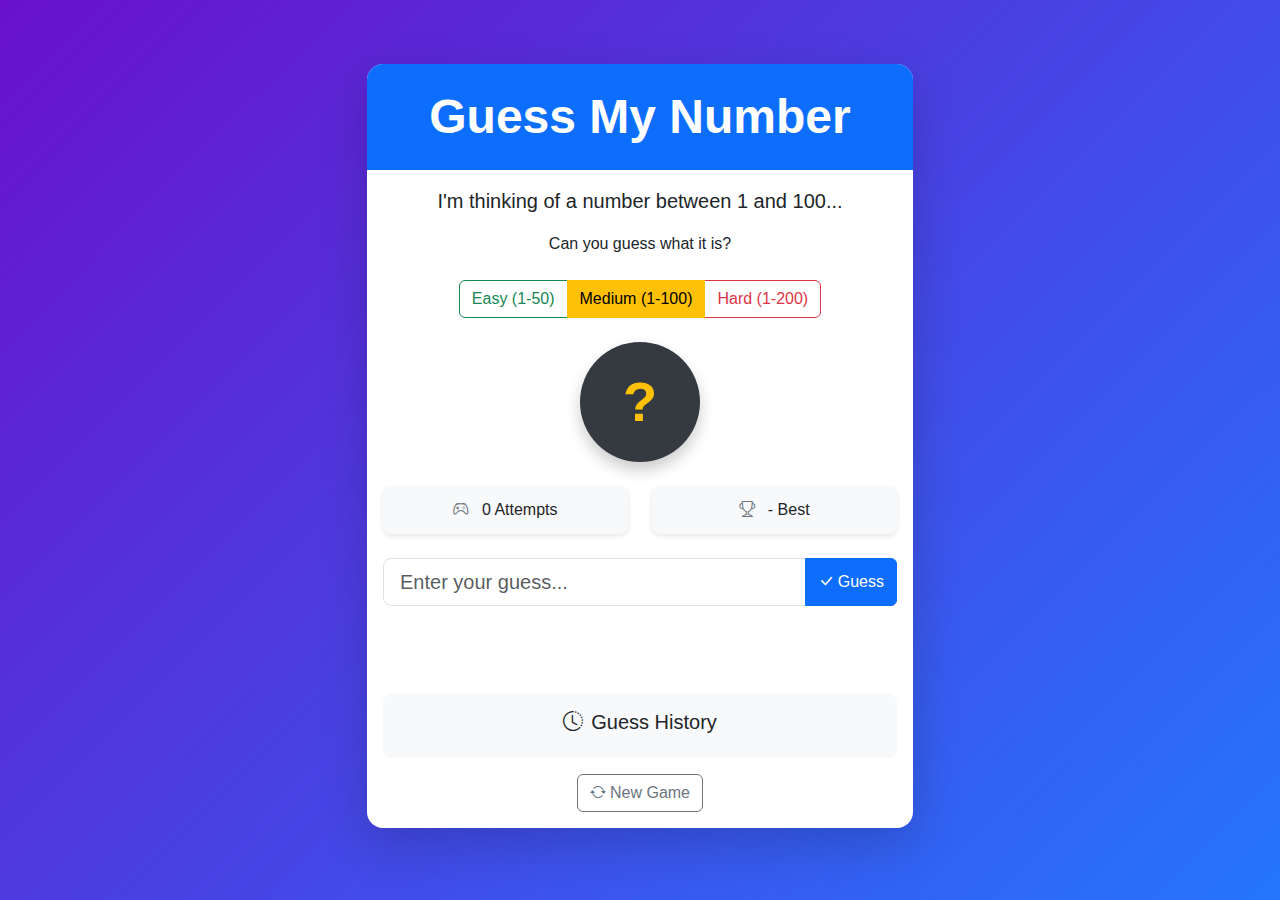
<file: guess-my-number/index.html>
<!DOCTYPE html>
<html lang="en">
<head>
    <meta charset="UTF-8">
    <meta name="viewport" content="width=device-width, initial-scale=1.0">
    <title>Guess My Number</title>
    <!-- Bootstrap 5 CSS -->
    <link href="https://cdn.jsdelivr.net/npm/bootstrap@5.3.0/dist/css/bootstrap.min.css" rel="stylesheet">
    <!-- Bootstrap Icons -->
    <link rel="stylesheet" href="https://cdn.jsdelivr.net/npm/bootstrap-icons@1.11.0/font/bootstrap-icons.css">
    <!-- Custom CSS -->
    <link rel="stylesheet" href="styles.css">
</head>
<body>
    <div class="container">
        <div class="row justify-content-center">
            <div class="col-md-8 col-lg-6">
                <div class="card game-card shadow-lg">
                    <div class="card-header text-center bg-primary text-white">
                        <h1 class="display-5 fw-bold mb-0">Guess My Number</h1>
                    </div>
                    
                    <div class="card-body">
                        <!-- Game Info -->
                        <div class="text-center mb-4">
                            <p class="lead">I'm thinking of a number between <span id="range-text">1 and 100</span>...</p>
                            <p>Can you guess what it is?</p>
                        </div>
                        
                        <!-- Difficulty Selector -->
                        <div class="difficulty-selector mb-4">
                            <div class="d-flex justify-content-center">
                                <div class="btn-group" role="group">
                                    <input type="radio" class="btn-check" name="difficulty" id="easy" autocomplete="off">
                                    <label class="btn btn-outline-success" for="easy">Easy (1-50)</label>
                                    
                                    <input type="radio" class="btn-check" name="difficulty" id="medium" autocomplete="off" checked>
                                    <label class="btn btn-outline-warning" for="medium">Medium (1-100)</label>
                                    
                                    <input type="radio" class="btn-check" name="difficulty" id="hard" autocomplete="off">
                                    <label class="btn btn-outline-danger" for="hard">Hard (1-200)</label>
                                </div>
                            </div>
                        </div>
                        
                        <!-- Number Display -->
                        <div class="text-center mb-4">
                            <div class="number-display mx-auto">
                                <span id="number-value">?</span>
                            </div>
                        </div>
                        
                        <!-- Game Stats -->
                        <div class="row text-center mb-4">
                            <div class="col-6">
                                <div class="stat-box">
                                    <i class="bi bi-controller"></i>
                                    <span id="attempts">0</span> Attempts
                                </div>
                            </div>
                            <div class="col-6">
                                <div class="stat-box">
                                    <i class="bi bi-trophy"></i>
                                    <span id="best-score">-</span> Best
                                </div>
                            </div>
                        </div>
                        
                        <!-- Guess Input -->
                        <div class="input-group mb-3">
                            <input type="number" class="form-control form-control-lg" id="guess-input" placeholder="Enter your guess..." min="1" max="100">
                            <button class="btn btn-primary" type="button" id="guess-btn">
                                <i class="bi bi-check-lg me-1"></i>Guess
                            </button>
                        </div>
                        
                        <!-- Feedback -->
                        <div class="feedback-container text-center mb-4">
                            <p id="feedback" class="mb-0"></p>
                        </div>
                        
                        <!-- Game History -->
                        <div class="history-container mb-3">
                            <h5 class="text-center mb-2">
                                <i class="bi bi-clock-history me-2"></i>Guess History
                            </h5>
                            <div class="history-list" id="history-list">
                                <!-- History items will be added here -->
                            </div>
                        </div>
                        
                        <!-- Restart Button -->
                        <div class="text-center">
                            <button id="restart-btn" class="btn btn-outline-secondary">
                                <i class="bi bi-arrow-repeat me-1"></i>New Game
                            </button>
                        </div>
                    </div>
                </div>
            </div>
        </div>
    </div>

    <!-- Bootstrap 5 JS Bundle with Popper -->
    <script src="https://cdn.jsdelivr.net/npm/bootstrap@5.3.0/dist/js/bootstrap.bundle.min.js"></script>
    <!-- Custom JS -->
    <script src="script.js"></script>
</body>
</html>
</file>
<file: guess-my-number/styles.css>
/* Custom styles to enhance Bootstrap */
body {
  min-height: 100vh;
  background: linear-gradient(135deg, #6a11cb 0%, #2575fc 100%);
  padding: 2rem 0;
  font-family: "Segoe UI", Tahoma, Geneva, Verdana, sans-serif;
}

.game-card {
  border: none;
  border-radius: 1rem;
  overflow: hidden;
  margin-top: 2rem;
  margin-bottom: 2rem;
}

.card-header {
  border-bottom: none;
  padding: 1.5rem;
}

.number-display {
  width: 120px;
  height: 120px;
  background-color: #343a40;
  border-radius: 50%;
  display: flex;
  justify-content: center;
  align-items: center;
  font-size: 3.5rem;
  font-weight: bold;
  color: #ffc107;
  box-shadow: 0 8px 15px rgba(0, 0, 0, 0.2);
  transition: all 0.5s ease;
}

.number-display.correct {
  background-color: #28a745;
  color: white;
  transform: scale(1.1);
}

.stat-box {
  background-color: #f8f9fa;
  border-radius: 0.5rem;
  padding: 0.75rem;
  box-shadow: 0 2px 5px rgba(0, 0, 0, 0.1);
}

.stat-box i {
  margin-right: 0.5rem;
  color: #6c757d;
}

.feedback-container {
  min-height: 3rem;
  display: flex;
  justify-content: center;
  align-items: center;
}

#feedback {
  font-size: 1.25rem;
  font-weight: 600;
  transition: all 0.3s ease;
}

.feedback-too-low {
  color: #dc3545;
}

.feedback-too-high {
  color: #fd7e14;
}

.feedback-correct {
  color: #28a745;
}

.feedback-error {
  color: #6c757d;
}

.history-container {
  background-color: #f8f9fa;
  border-radius: 0.5rem;
  padding: 1rem;
  max-height: 200px;
  overflow-y: auto;
}

.history-list {
  display: flex;
  flex-wrap: wrap;
  gap: 0.5rem;
  justify-content: center;
}

.history-item {
  display: inline-block;
  padding: 0.25rem 0.75rem;
  border-radius: 1rem;
  font-weight: 600;
  font-size: 0.9rem;
  transition: transform 0.2s ease;
}

.history-item:hover {
  transform: scale(1.1);
}

.history-item.too-low {
  background-color: #f8d7da;
  color: #721c24;
}

.history-item.too-high {
  background-color: #fff3cd;
  color: #856404;
}

.history-item.correct {
  background-color: #d4edda;
  color: #155724;
}

/* Animations */
@keyframes pulse {
  0% {
    transform: scale(1);
  }
  50% {
    transform: scale(1.05);
  }
  100% {
    transform: scale(1);
  }
}

.pulse {
  animation: pulse 0.5s ease;
}

/* Responsive adjustments */
@media (max-width: 576px) {
  .number-display {
    width: 100px;
    height: 100px;
    font-size: 3rem;
  }

  .btn-group {
    flex-direction: column;
    width: 100%;
  }

  .btn-group .btn {
    border-radius: 0.25rem !important;
    margin-bottom: 0.25rem;
  }
}
</file>
